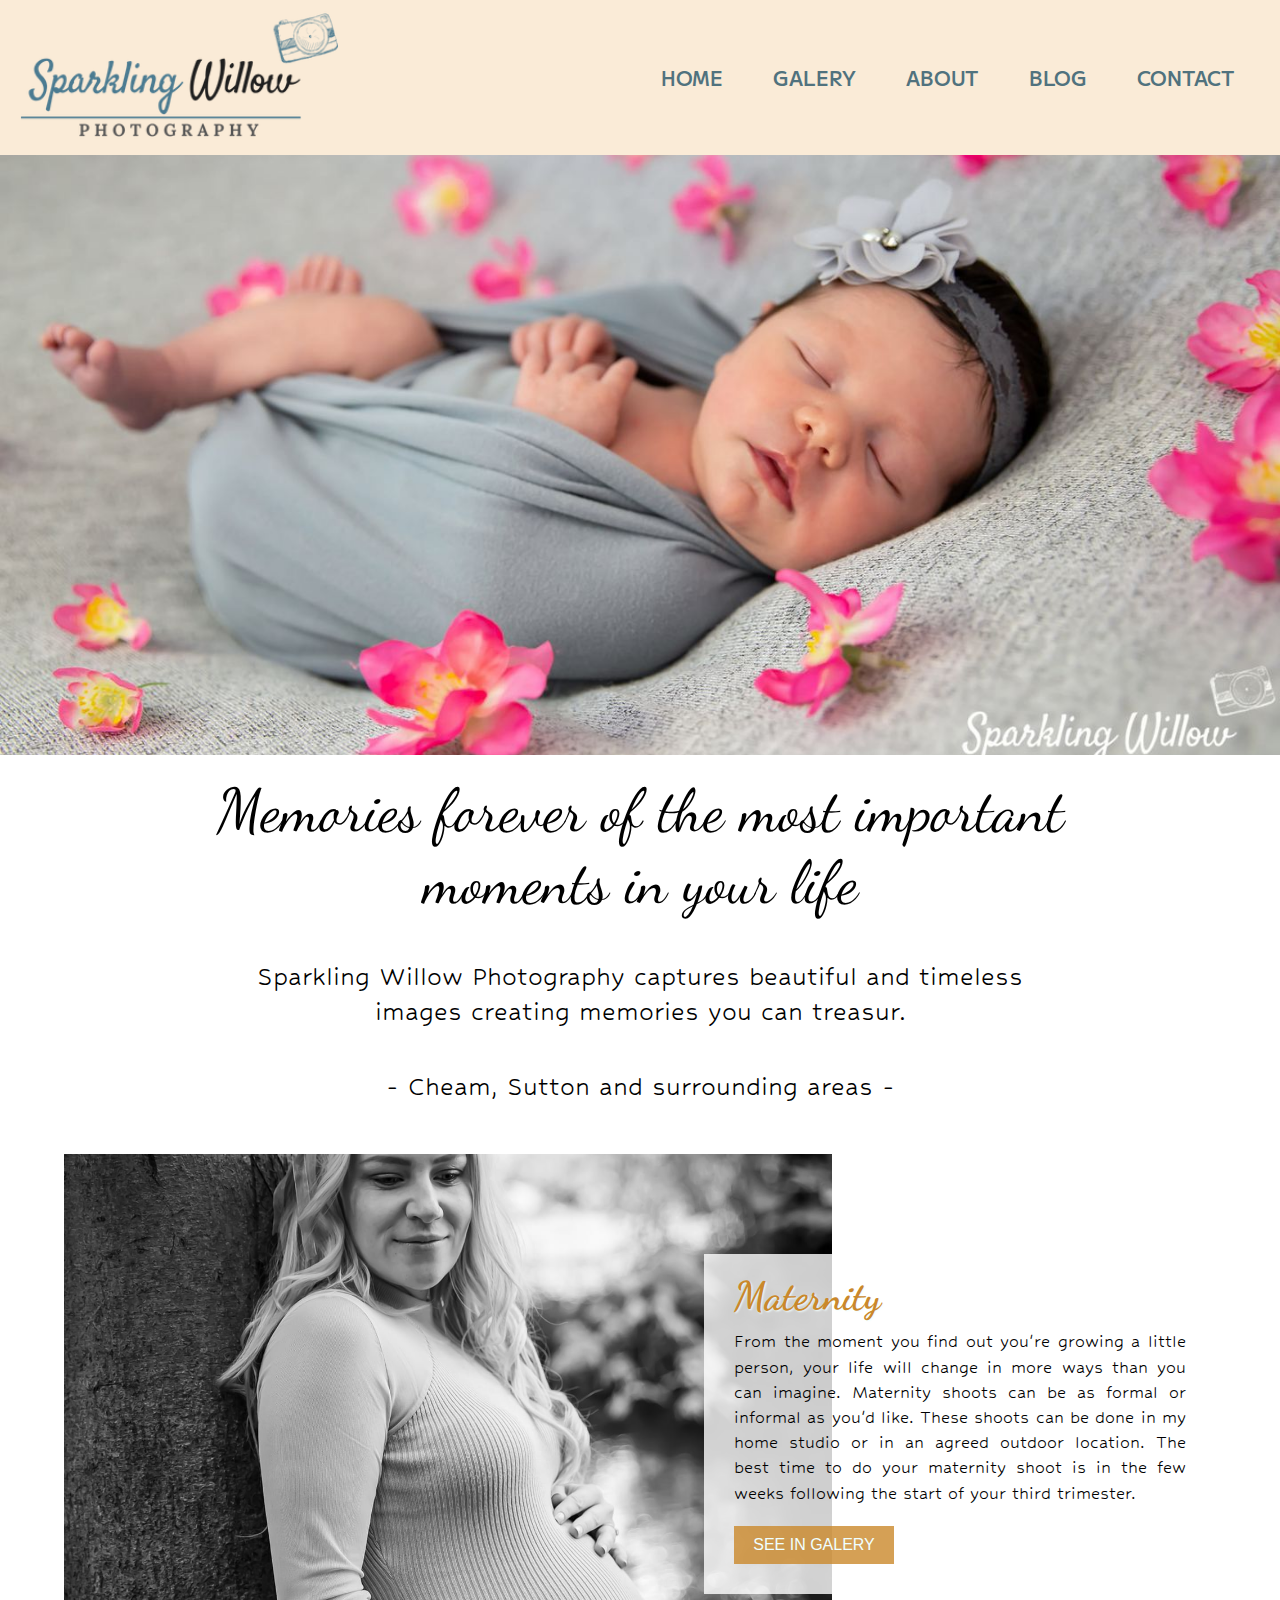
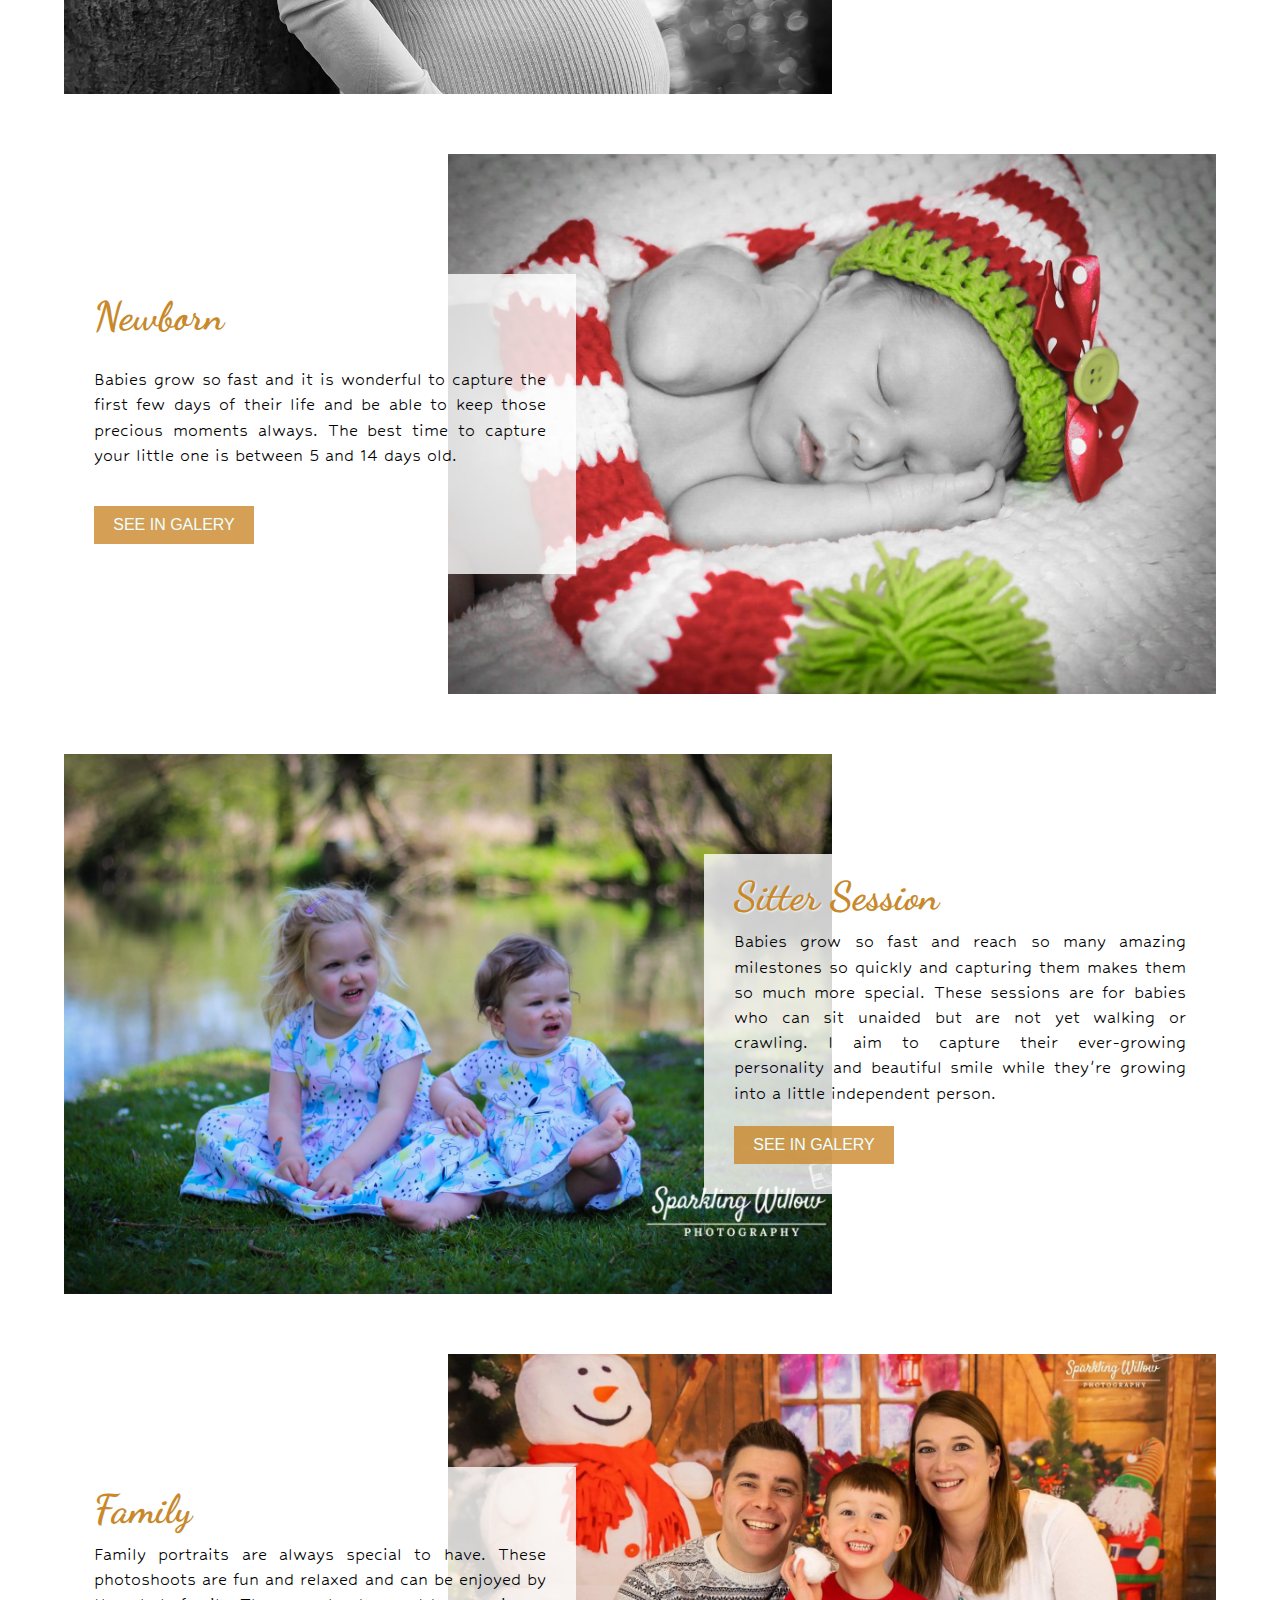
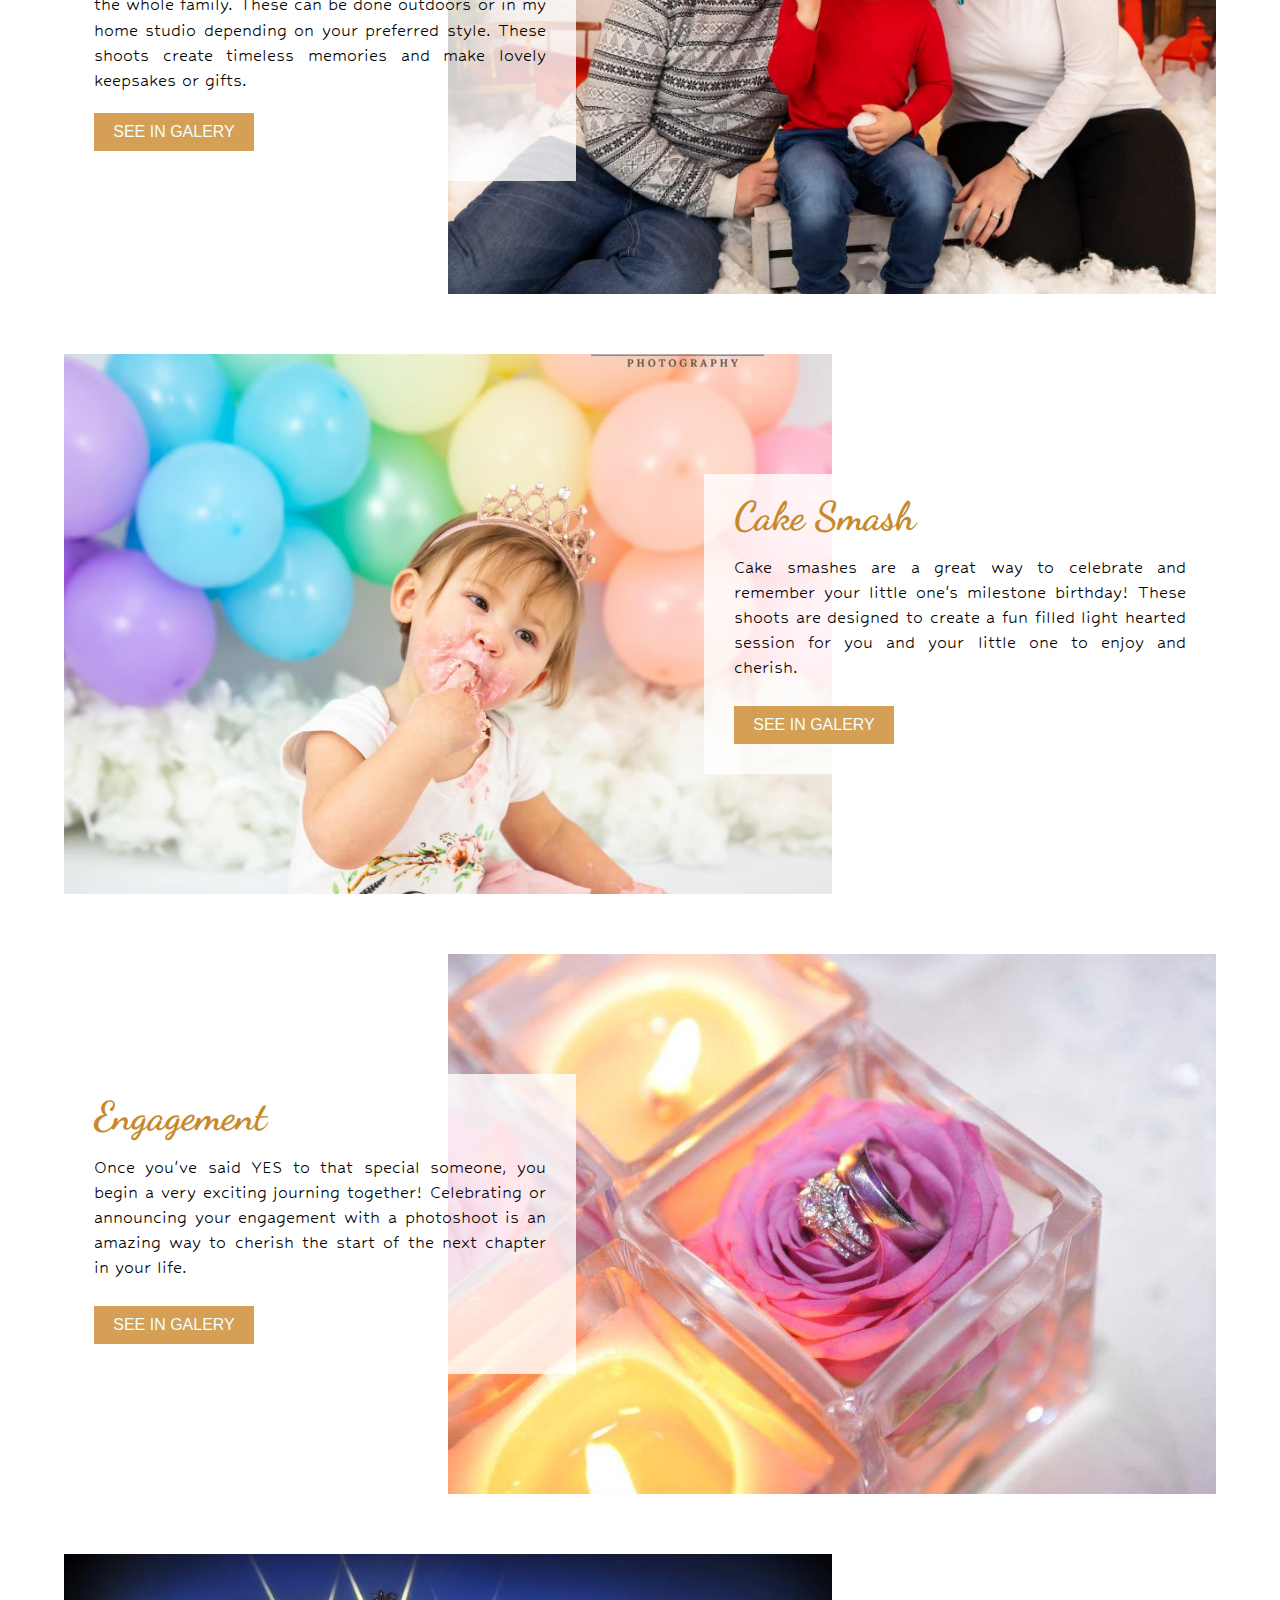
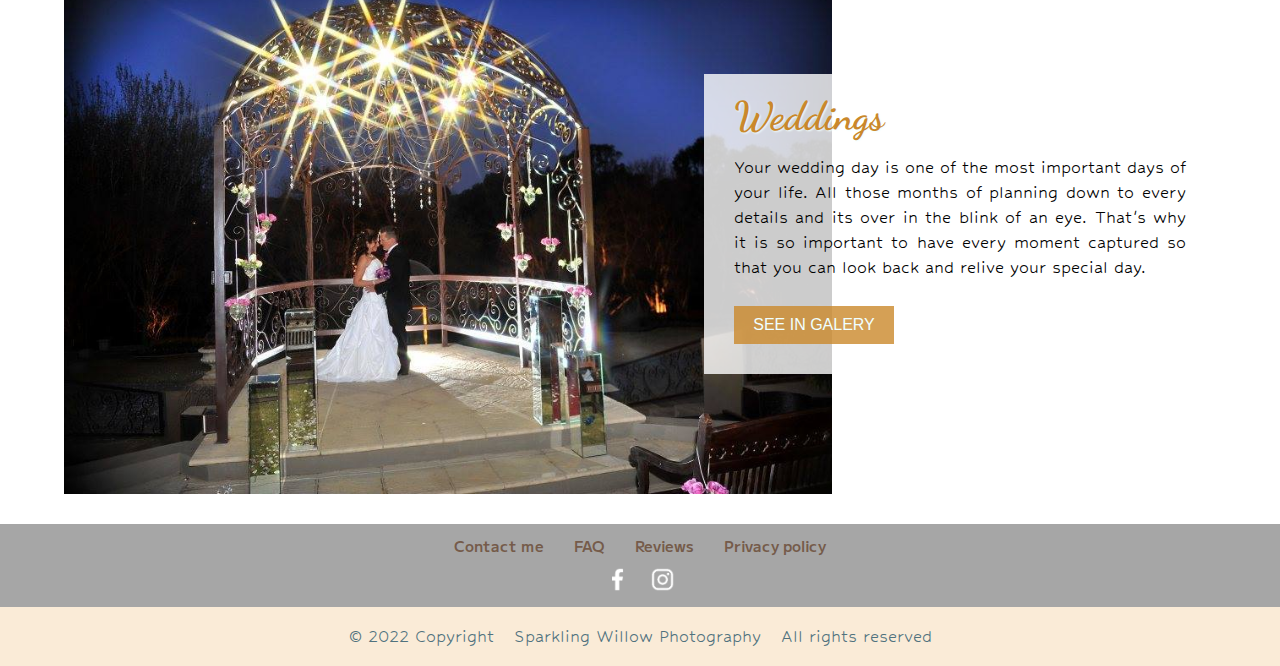
<file: index.html>
<!DOCTYPE html>
<html lang="en">

<head>
    <meta charset="UTF-8" />
    <meta http-equiv="X-UA-Compatible" content="IE=edge" />
    <meta name="viewport" content="width=device-width, initial-scale=1.0" />
    <link rel="icon" href="./img/icons/SW_fav.png" type="image/x-icon" />
    <title>Sparkling Willow Photography</title>
    <link rel="stylesheet" type="text/css" href="./css/basic.css" />
    <link rel="stylesheet" type="text/css" href="./css/fonts.css" />
    <link rel="stylesheet" type="text/css" href="./css/hamburger.css" />
    <link rel="stylesheet" type="text/css" href="./css/hamburger.css" />
    <link rel="stylesheet" type="text/css" href="./css/home.css" />
</head>

<body>
    <header>
        <a href="./index.html">
            <img class="logo" src="./img/logo.png" alt="Sparkling Willo Photography's logo" />
        </a>
        <nav class="navigation">
            <div class="hamburger">
                <div class="hamburger-line"></div>
                <div class="hamburger-line"></div>
                <div class="hamburger-line"></div>
            </div>
            <ul class="menu">
                <li>
                    <a href="./index.html">Home</a>
                </li>
                <li>
                    <a href="./galery.html">Galery</a>
                </li>
                <li>
                    <a href="./about.html">About</a>
                </li>
                <li>
                    <a href="./blog.html">Blog</a>
                </li>
                <li>
                    <a href="./contact.html">Contact</a>
                </li>
            </ul>
        </nav>
    </header>
    <main>
        <div class="main-photo-container">
            <h2 class="slogen">Sparkling Willow's Slogen</h2>
        </div>
        <div class="middle-container">
            <h2>Memories forever of the most important moments in your life</h2>
            <p>
                Sparkling Willow Photography captures beautiful and timeless images
                creating memories you can treasur.
            </p>
            <p>
                - Cheam, Sutton and surrounding areas -
            </p>
        </div>
        <div class="category-container">
            <div class="category-box">
                <div class="category-photo-box maternity"></div>
                <div class="description-box right">
                    <h3>
                        Maternity
                    </h3>
                    <p>
                        From the moment you find out you're growing a little person, your
                        life will change in more ways than you can imagine. Maternity
                        shoots can be as formal or informal as you'd like. These shoots
                        can be done in my home studio or in an agreed outdoor location.
                        The best time to do your maternity shoot is in the few weeks
                        following the start of your third trimester.
                    </p>
                    <button>See in galery</button>
                </div>
            </div>

            <div class="category-box">
                <div class="category-photo-box newborn"></div>
                <div class="description-box right">
                    <h3>
                        Newborn
                    </h3>
                    <p>
                        Babies grow so fast and it is wonderful to capture the first few
                        days of their life and be able to keep those precious moments
                        always. The best time to capture your little one is between 5 and
                        14 days old.
                    </p>
                    <button>See in galery</button>
                </div>
            </div>

            <div class="category-box">
                <div class="category-photo-box sitter"></div>
                <div class="description-box right">
                    <h3>
                        Sitter Session
                    </h3>
                    <p>
                        Babies grow so fast and reach so many amazing milestones so
                        quickly and capturing them makes them so much more special. These
                        sessions are for babies who can sit unaided but are not yet
                        walking or crawling. I aim to capture their ever-growing
                        personality and beautiful smile while they're growing into a
                        little independent person.
                    </p>
                    <button>See in galery</button>
                </div>
            </div>

            <div class="category-box">
                <div class="category-photo-box family"></div>
                <div class="description-box right">
                    <h3>
                        Family
                    </h3>
                    <p>
                        Family portraits are always special to have. These photoshoots are
                        fun and relaxed and can be enjoyed by the whole family. These can
                        be done outdoors or in my home studio depending on your preferred
                        style. These shoots create timeless memories and make lovely
                        keepsakes or gifts.
                    </p>
                    <button>See in galery</button>
                </div>
            </div>

            <div class="category-box">
                <div class="category-photo-box cakesmash"></div>
                <div class="description-box right">
                    <h3>
                        Cake Smash
                    </h3>
                    <p>
                        Cake smashes are a great way to celebrate and remember your little
                        one's milestone birthday! These shoots are designed to create a
                        fun filled light hearted session for you and your little one to
                        enjoy and cherish.
                    </p>
                    <button>See in galery</button>
                </div>
            </div>

            <div class="category-box">
                <div class="category-photo-box engagement"></div>
                <div class="description-box right">
                    <h3>
                        Engagement
                    </h3>
                    <p>
                        Once you've said YES to that special someone, you begin a very
                        exciting journing together! Celebrating or announcing your
                        engagement with a photoshoot is an amazing way to cherish the
                        start of the next chapter in your life.
                    </p>
                    <button>See in galery</button>
                </div>
            </div>

            <div class="category-box">
                <div class="category-photo-box weddings"></div>
                <div class="description-box right">
                    <h3>
                        Weddings
                    </h3>
                    <p>
                        Your wedding day is one of the most important days of your life.
                        All those months of planning down to every details and its over in
                        the blink of an eye. That's why it is so important to have every
                        moment captured so that you can look back and relive your special
                        day.
                    </p>
                    <button>See in galery</button>
                </div>
            </div>
        </div>
    </main>
    <footer>
        <nav class="bottom-menu">
            <ul class="info-bar">
                <li>
                    <a href="./contact.html">Contact me</a>
                </li>
                <li>
                    <a href="./faq.html">FAQ</a>
                </li>
                <li>
                    <a href="./reviews.html">Reviews</a>
                </li>
                <li>
                    <a href="./privacy.html">Privacy policy</a>
                </li>
            </ul>
            <ul class="social">
                <li>
                    <a href="https://www.facebook.com/Sparklingwillowphotography" target="_blank">
                        <img class="social-icon" src="./img/icons/fb.png" alt="Facebook icon" />
                    </a>
                </li>
                <li>
                    <a href="https://www.instagram.com/sparklingwillowphotography" target="_blank">
                        <img class="social-icon" src="./img/icons/insta.png" alt="Instagram icon" />
                    </a>
                </li>
            </ul>
        </nav>
        <div class="copyright">
            <span>&copy; 2022 Copyright</span>
            <span>Sparkling Willow Photography</span>
            <span>All rights reserved</span>
        </div>
    </footer>
    <script src="./js/hamburger.js"></script>
</body>

</html>
</file>
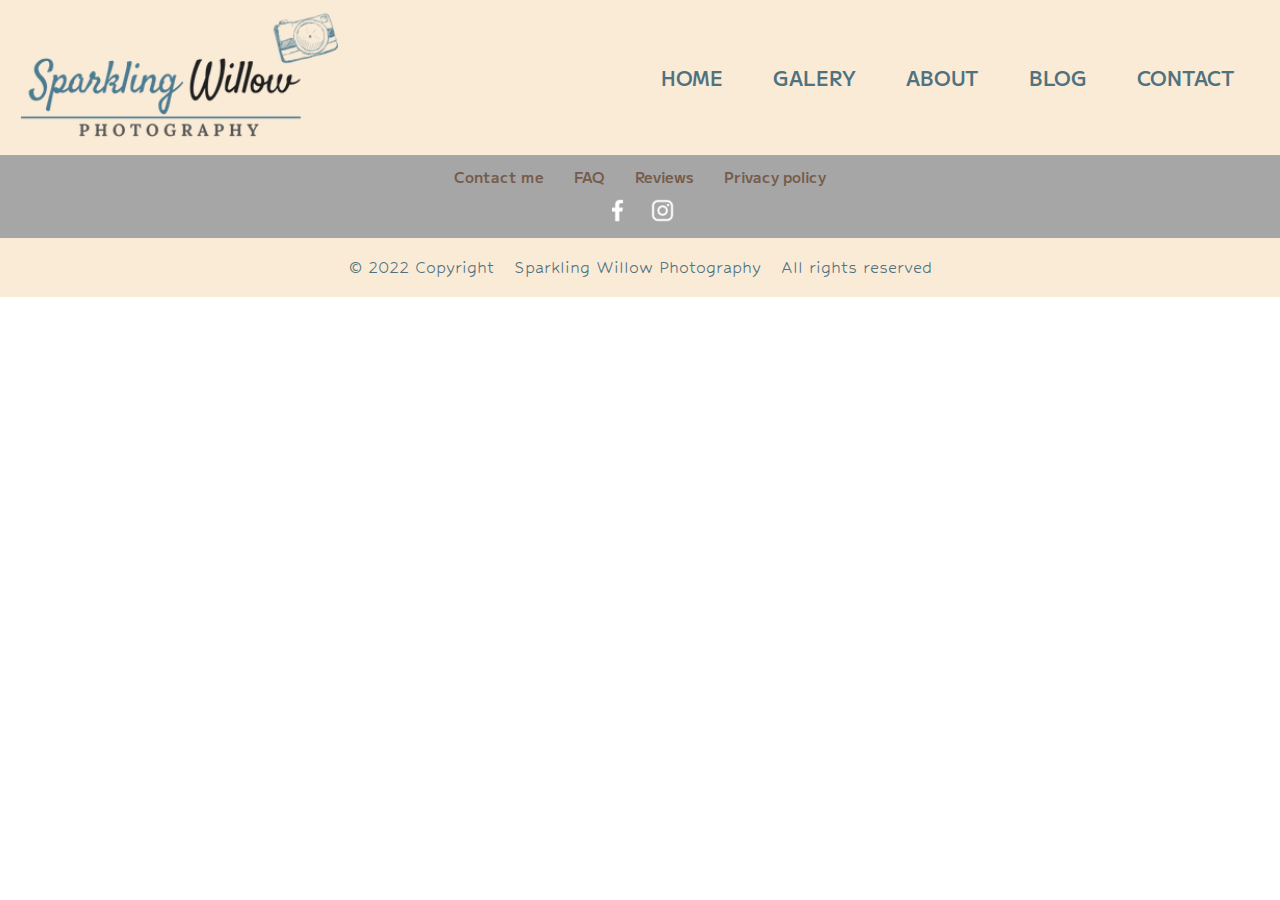
<file: about.html>
<!DOCTYPE html>
<html lang="en">

<head>
    <meta charset="UTF-8" />
    <meta http-equiv="X-UA-Compatible" content="IE=edge" />
    <meta name="viewport" content="width=device-width, initial-scale=1.0" />
    <link rel="icon" href="./img/icons/SW_fav.png" type="image/x-icon" />
    <title>About | Sparkling Willow Photography</title>
    <link rel="stylesheet" type="text/css" href="./css/basic.css" />
    <link rel="stylesheet" type="text/css" href="./css/fonts.css" />
    <link rel="stylesheet" type="text/css" href="./css/hamburger.css" />
    <link rel="stylesheet" type="text/css" href="./css/hamburger.css" />
    <link rel="stylesheet" type="text/css" href="./css/home.css" />
</head>

<body>
    <header>
        <a href="./index.html">
            <img class="logo" src="./img/logo.png" alt="Sparkling Willo Photography's logo" />
        </a>
        <nav class="navigation">
            <div class="hamburger">
                <div class="hamburger-line"></div>
                <div class="hamburger-line"></div>
                <div class="hamburger-line"></div>
            </div>
            <ul class="menu">
                <li>
                    <a href="./index.html">Home</a>
                </li>
                <li>
                    <a href="./galery.html">Galery</a>
                </li>
                <li>
                    <a href="./about.html">About</a>
                </li>
                <li>
                    <a href="./blog.html">Blog</a>
                </li>
                <li>
                    <a href="./contact.html">Contact</a>
                </li>
            </ul>
        </nav>
    </header>
    <main>

    </main>
    <footer>
        <nav class="bottom-menu">
            <ul class="info-bar">
                <li>
                    <a href="./contact.html">Contact me</a>
                </li>
                <li>
                    <a href="./faq.html">FAQ</a>
                </li>
                <li>
                    <a href="./reviews.html">Reviews</a>
                </li>
                <li>
                    <a href="./privacy.html">Privacy policy</a>
                </li>
            </ul>
            <ul class="social">
                <li>
                    <a href="https://www.facebook.com/Sparklingwillowphotography" target="_blank">
                        <img class="social-icon" src="./img/icons/fb.png" alt="Facebook icon" />
                    </a>
                </li>
                <li>
                    <a href="https://www.instagram.com/sparklingwillowphotography" target="_blank">
                        <img class="social-icon" src="./img/icons/insta.png" alt="Instagram icon" />
                    </a>
                </li>
            </ul>
        </nav>
        <div class="copyright">
            <span>&copy; 2022 Copyright</span>
            <span>Sparkling Willow Photography</span>
            <span>All rights reserved</span>
        </div>
    </footer>
    <script src="./js/hamburger.js"></script>
</body>

</html>
</file>
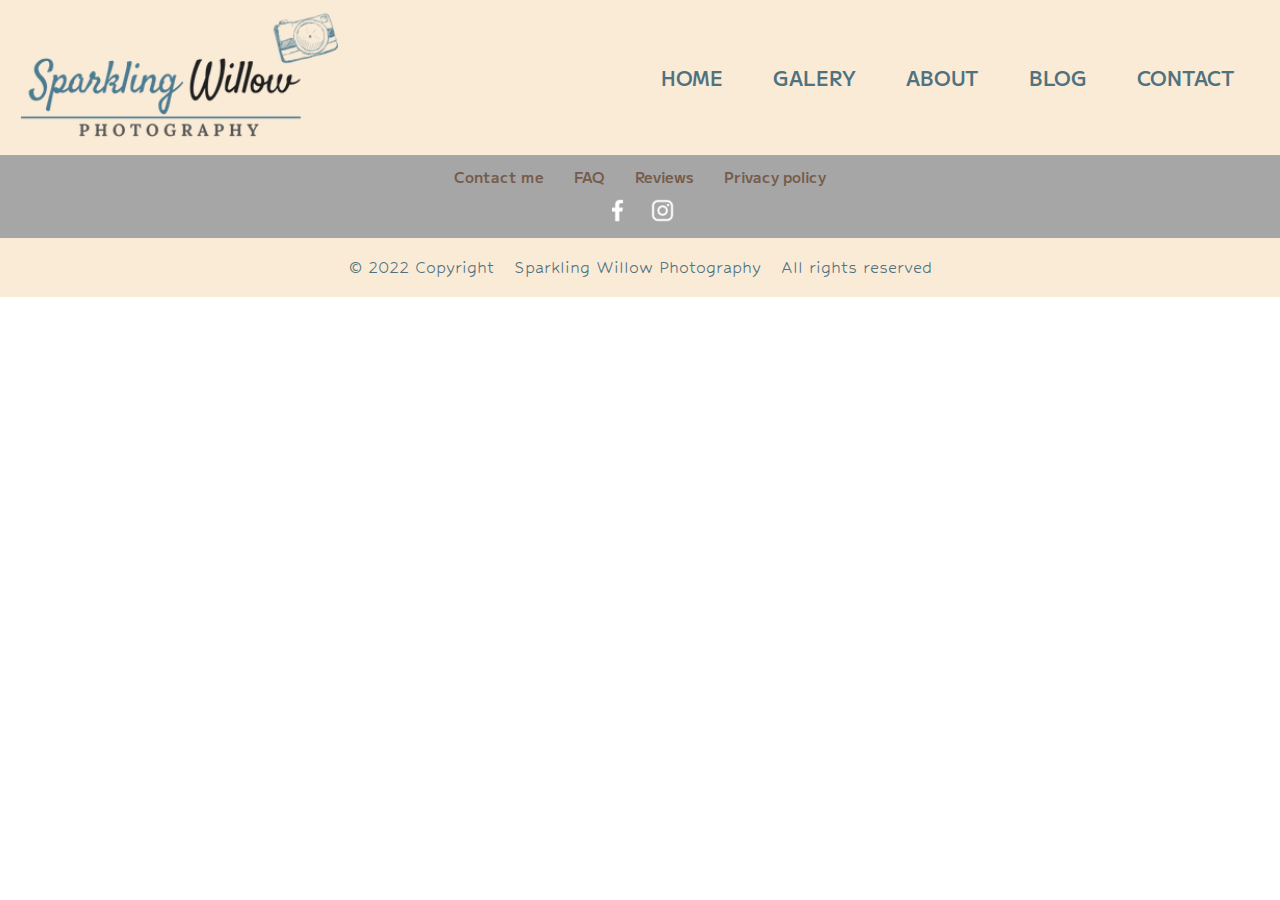
<file: blog.html>
<!DOCTYPE html>
<html lang="en">

<head>
    <meta charset="UTF-8" />
    <meta http-equiv="X-UA-Compatible" content="IE=edge" />
    <meta name="viewport" content="width=device-width, initial-scale=1.0" />
    <link rel="icon" href="./img/icons/SW_fav.png" type="image/x-icon" />
    <title>Blog | Sparkling Willow Photography</title>
    <link rel="stylesheet" type="text/css" href="./css/basic.css" />
    <link rel="stylesheet" type="text/css" href="./css/fonts.css" />
    <link rel="stylesheet" type="text/css" href="./css/hamburger.css" />
    <link rel="stylesheet" type="text/css" href="./css/hamburger.css" />
    <link rel="stylesheet" type="text/css" href="./css/home.css" />
</head>

<body>
    <header>
        <a href="./index.html">
            <img class="logo" src="./img/logo.png" alt="Sparkling Willo Photography's logo" />
        </a>
        <nav class="navigation">
            <div class="hamburger">
                <div class="hamburger-line"></div>
                <div class="hamburger-line"></div>
                <div class="hamburger-line"></div>
            </div>
            <ul class="menu">
                <li>
                    <a href="./index.html">Home</a>
                </li>
                <li>
                    <a href="./galery.html">Galery</a>
                </li>
                <li>
                    <a href="./about.html">About</a>
                </li>
                <li>
                    <a href="./blog.html">Blog</a>
                </li>
                <li>
                    <a href="./contact.html">Contact</a>
                </li>
            </ul>
        </nav>
    </header>
    <main>

    </main>
    <footer>
        <nav class="bottom-menu">
            <ul class="info-bar">
                <li>
                    <a href="./contact.html">Contact me</a>
                </li>
                <li>
                    <a href="./faq.html">FAQ</a>
                </li>
                <li>
                    <a href="./reviews.html">Reviews</a>
                </li>
                <li>
                    <a href="./privacy.html">Privacy policy</a>
                </li>
            </ul>
            <ul class="social">
                <li>
                    <a href="https://www.facebook.com/Sparklingwillowphotography" target="_blank">
                        <img class="social-icon" src="./img/icons/fb.png" alt="Facebook icon" />
                    </a>
                </li>
                <li>
                    <a href="https://www.instagram.com/sparklingwillowphotography" target="_blank">
                        <img class="social-icon" src="./img/icons/insta.png" alt="Instagram icon" />
                    </a>
                </li>
            </ul>
        </nav>
        <div class="copyright">
            <span>&copy; 2022 Copyright</span>
            <span>Sparkling Willow Photography</span>
            <span>All rights reserved</span>
        </div>
    </footer>
    <script src="./js/hamburger.js"></script>
</body>

</html>
</file>
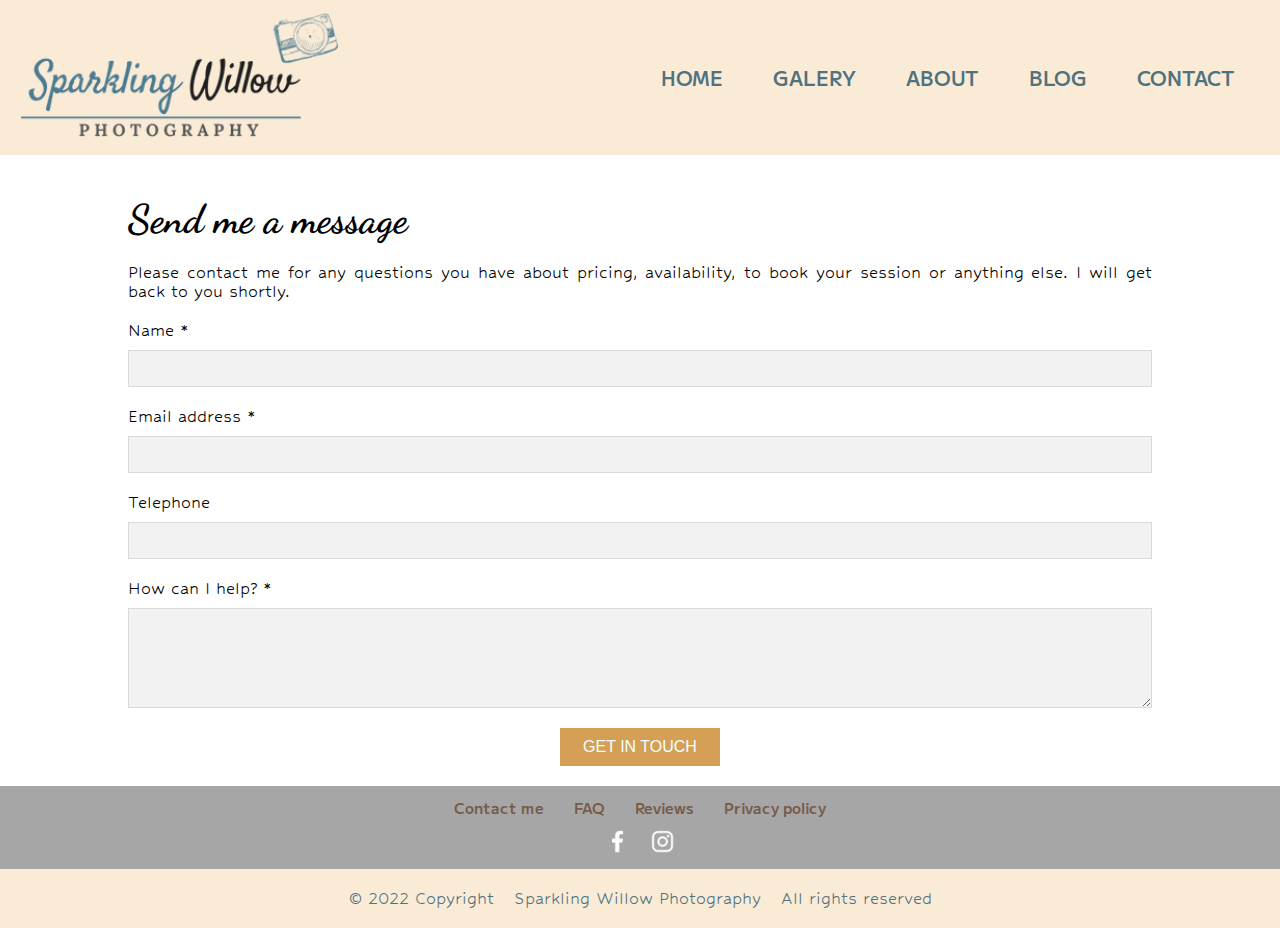
<file: contact.html>
<!DOCTYPE html>
<html lang="en">

<head>
    <meta charset="UTF-8" />
    <meta http-equiv="X-UA-Compatible" content="IE=edge" />
    <meta name="viewport" content="width=device-width, initial-scale=1.0" />
    <link rel="icon" href="./img/icons/SW_fav.png" type="image/x-icon" />
    <title>Sparkling Willow Photography</title>
    <link rel="stylesheet" type="text/css" href="./css/basic.css" />
    <link rel="stylesheet" type="text/css" href="./css/fonts.css" />
    <link rel="stylesheet" type="text/css" href="./css/hamburger.css" />
    <link rel="stylesheet" type="text/css" href="./css/hamburger.css" />
    <link rel="stylesheet" type="text/css" href="./css/home.css" />
    <link rel="stylesheet" type="text/css" href="./css/contact.css" />
</head>

<body>
    <header>
        <a href="./index.html">
            <img class="logo" src="./img/logo.png" alt="Sparkling Willo Photography's logo" />
        </a>
        <nav class="navigation">
            <div class="hamburger">
                <div class="hamburger-line"></div>
                <div class="hamburger-line"></div>
                <div class="hamburger-line"></div>
            </div>
            <ul class="menu">
                <li>
                    <a href="./index.html">Home</a>
                </li>
                <li>
                    <a href="#">Galery</a>
                </li>
                <li>
                    <a href="#">About</a>
                </li>
                <li>
                    <a href="#">Blog</a>
                </li>
                <li>
                    <a href="./contact.html">Contact</a>
                </li>
            </ul>
        </nav>
    </header>
    <main>
        <div class="email-container">
            <div class="title-container">
                <h1>Send me a message</h1>
                <p>
                    Please contact me for any questions you have about pricing, availability, to book your session or
                    anything else. I will get back to you shortly.
                </p>
            </div>
            <form action="https://formspree.io/f/xqknbrko" method="POST">
                <span class="required required-name">
                    Name is required
                </span>
                <label for="name">
                    <span>
                        Name *
                    </span>
                </label>
                <input class="input" type="text" placeholder="" id="name" name="name" required>

                <span class="required required-email">
                    Email address is required
                </span>
                <span class="isValidEmail">
                    This email doesn't seem to be valid. It should follow the format 'user@domain.com'
                </span>
                <label for="email">
                    <span>
                        Email address *
                    </span>
                </label>
                <input class="input" type="email" placeholder="" id="email" name="email" required>

                <label for="tel">
                    Telephone
                </label>
                <input class="input" type="tel" placeholder="" id="tel" name="tel">

                <span class="required required-message">
                    Please type a message
                </span>
                <label for="message">
                    <span>
                        How can I help? *
                    </span>
                </label>
                <textarea class="message" placeholder="" id="message" name="message" required></textarea>

                <button class="btn_submit" type="submit" name="submit">Get in touch</button>
            </form>
        </div>

    </main>
    <footer>
        <nav class="bottom-menu">
            <ul class="info-bar">
                <li>
                    <a href="./contact.html">Contact me</a>
                </li>
                <li>
                    <a href="#">FAQ</a>
                </li>
                <li>
                    <a href="#">Reviews</a>
                </li>
                <li>
                    <a href="#">Privacy policy</a>
                </li>
            </ul>
            <ul class="social">
                <li>
                    <a href="https://www.facebook.com/Sparklingwillowphotography" target="_blank">
                        <img class="social-icon" src="./img/icons/fb.png" alt="Facebook icon" />
                    </a>
                </li>
                <li>
                    <a href="https://www.instagram.com/sparklingwillowphotography" target="_blank">
                        <img class="social-icon" src="./img/icons/insta.png" alt="Instagram icon" />
                    </a>
                </li>
            </ul>
        </nav>
        <div class="copyright">
            <span>&copy; 2022 Copyright</span>
            <span>Sparkling Willow Photography</span>
            <span>All rights reserved</span>
        </div>
    </footer>
    <script src="./js/hamburger.js"></script>
    <script src="./js/formValidation.js"></script>
</body>

</html>
</file>
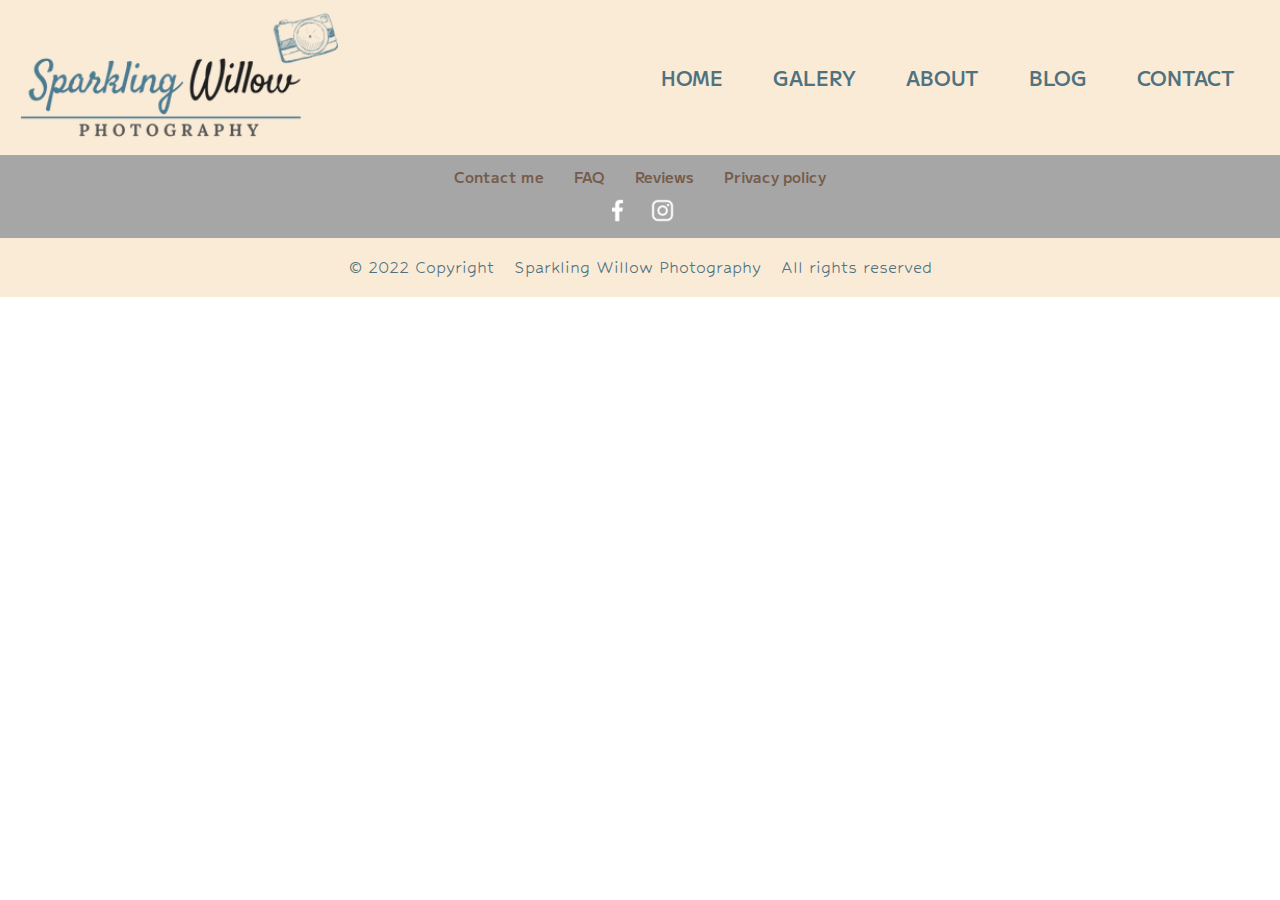
<file: faq.html>
<!DOCTYPE html>
<html lang="en">

<head>
    <meta charset="UTF-8" />
    <meta http-equiv="X-UA-Compatible" content="IE=edge" />
    <meta name="viewport" content="width=device-width, initial-scale=1.0" />
    <link rel="icon" href="./img/icons/SW_fav.png" type="image/x-icon" />
    <title>FAQ | Sparkling Willow Photography</title>
    <link rel="stylesheet" type="text/css" href="./css/basic.css" />
    <link rel="stylesheet" type="text/css" href="./css/fonts.css" />
    <link rel="stylesheet" type="text/css" href="./css/hamburger.css" />
    <link rel="stylesheet" type="text/css" href="./css/hamburger.css" />
    <link rel="stylesheet" type="text/css" href="./css/home.css" />
</head>

<body>
    <header>
        <a href="./index.html">
            <img class="logo" src="./img/logo.png" alt="Sparkling Willo Photography's logo" />
        </a>
        <nav class="navigation">
            <div class="hamburger">
                <div class="hamburger-line"></div>
                <div class="hamburger-line"></div>
                <div class="hamburger-line"></div>
            </div>
            <ul class="menu">
                <li>
                    <a href="./index.html">Home</a>
                </li>
                <li>
                    <a href="./galery.html">Galery</a>
                </li>
                <li>
                    <a href="./about.html">About</a>
                </li>
                <li>
                    <a href="./blog.html">Blog</a>
                </li>
                <li>
                    <a href="./contact.html">Contact</a>
                </li>
            </ul>
        </nav>
    </header>
    <main>

    </main>
    <footer>
        <nav class="bottom-menu">
            <ul class="info-bar">
                <li>
                    <a href="./contact.html">Contact me</a>
                </li>
                <li>
                    <a href="./faq.html">FAQ</a>
                </li>
                <li>
                    <a href="./reviews.html">Reviews</a>
                </li>
                <li>
                    <a href="./privacy.html">Privacy policy</a>
                </li>
            </ul>
            <ul class="social">
                <li>
                    <a href="https://www.facebook.com/Sparklingwillowphotography" target="_blank">
                        <img class="social-icon" src="./img/icons/fb.png" alt="Facebook icon" />
                    </a>
                </li>
                <li>
                    <a href="https://www.instagram.com/sparklingwillowphotography" target="_blank">
                        <img class="social-icon" src="./img/icons/insta.png" alt="Instagram icon" />
                    </a>
                </li>
            </ul>
        </nav>
        <div class="copyright">
            <span>&copy; 2022 Copyright</span>
            <span>Sparkling Willow Photography</span>
            <span>All rights reserved</span>
        </div>
    </footer>
    <script src="./js/hamburger.js"></script>
</body>

</html>
</file>
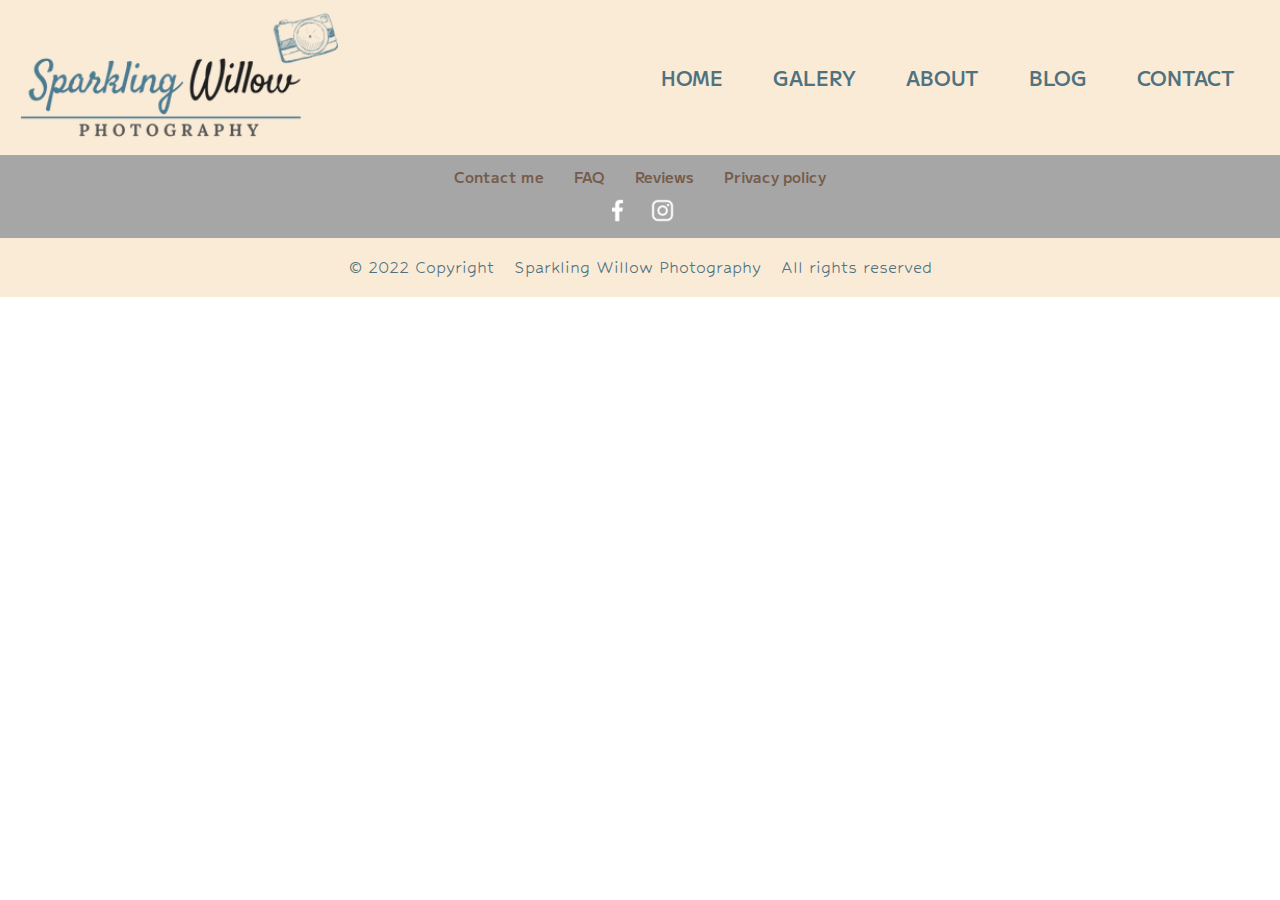
<file: galery.html>
<!DOCTYPE html>
<html lang="en">

<head>
    <meta charset="UTF-8" />
    <meta http-equiv="X-UA-Compatible" content="IE=edge" />
    <meta name="viewport" content="width=device-width, initial-scale=1.0" />
    <link rel="icon" href="./img/icons/SW_fav.png" type="image/x-icon" />
    <title>Galery | Sparkling Willow Photography</title>
    <link rel="stylesheet" type="text/css" href="./css/basic.css" />
    <link rel="stylesheet" type="text/css" href="./css/fonts.css" />
    <link rel="stylesheet" type="text/css" href="./css/hamburger.css" />
    <link rel="stylesheet" type="text/css" href="./css/hamburger.css" />
    <link rel="stylesheet" type="text/css" href="./css/home.css" />
</head>

<body>
    <header>
        <a href="./index.html">
            <img class="logo" src="./img/logo.png" alt="Sparkling Willo Photography's logo" />
        </a>
        <nav class="navigation">
            <div class="hamburger">
                <div class="hamburger-line"></div>
                <div class="hamburger-line"></div>
                <div class="hamburger-line"></div>
            </div>
            <ul class="menu">
                <li>
                    <a href="./index.html">Home</a>
                </li>
                <li>
                    <a href="./galery.html">Galery</a>
                </li>
                <li>
                    <a href="./about.html">About</a>
                </li>
                <li>
                    <a href="./blog.html">Blog</a>
                </li>
                <li>
                    <a href="./contact.html">Contact</a>
                </li>
            </ul>
        </nav>
    </header>
    <main>

    </main>
    <footer>
        <nav class="bottom-menu">
            <ul class="info-bar">
                <li>
                    <a href="./contact.html">Contact me</a>
                </li>
                <li>
                    <a href="./faq.html">FAQ</a>
                </li>
                <li>
                    <a href="./reviews.html">Reviews</a>
                </li>
                <li>
                    <a href="./privacy.html">Privacy policy</a>
                </li>
            </ul>
            <ul class="social">
                <li>
                    <a href="https://www.facebook.com/Sparklingwillowphotography" target="_blank">
                        <img class="social-icon" src="./img/icons/fb.png" alt="Facebook icon" />
                    </a>
                </li>
                <li>
                    <a href="https://www.instagram.com/sparklingwillowphotography" target="_blank">
                        <img class="social-icon" src="./img/icons/insta.png" alt="Instagram icon" />
                    </a>
                </li>
            </ul>
        </nav>
        <div class="copyright">
            <span>&copy; 2022 Copyright</span>
            <span>Sparkling Willow Photography</span>
            <span>All rights reserved</span>
        </div>
    </footer>
    <script src="./js/hamburger.js"></script>
</body>

</html>
</file>
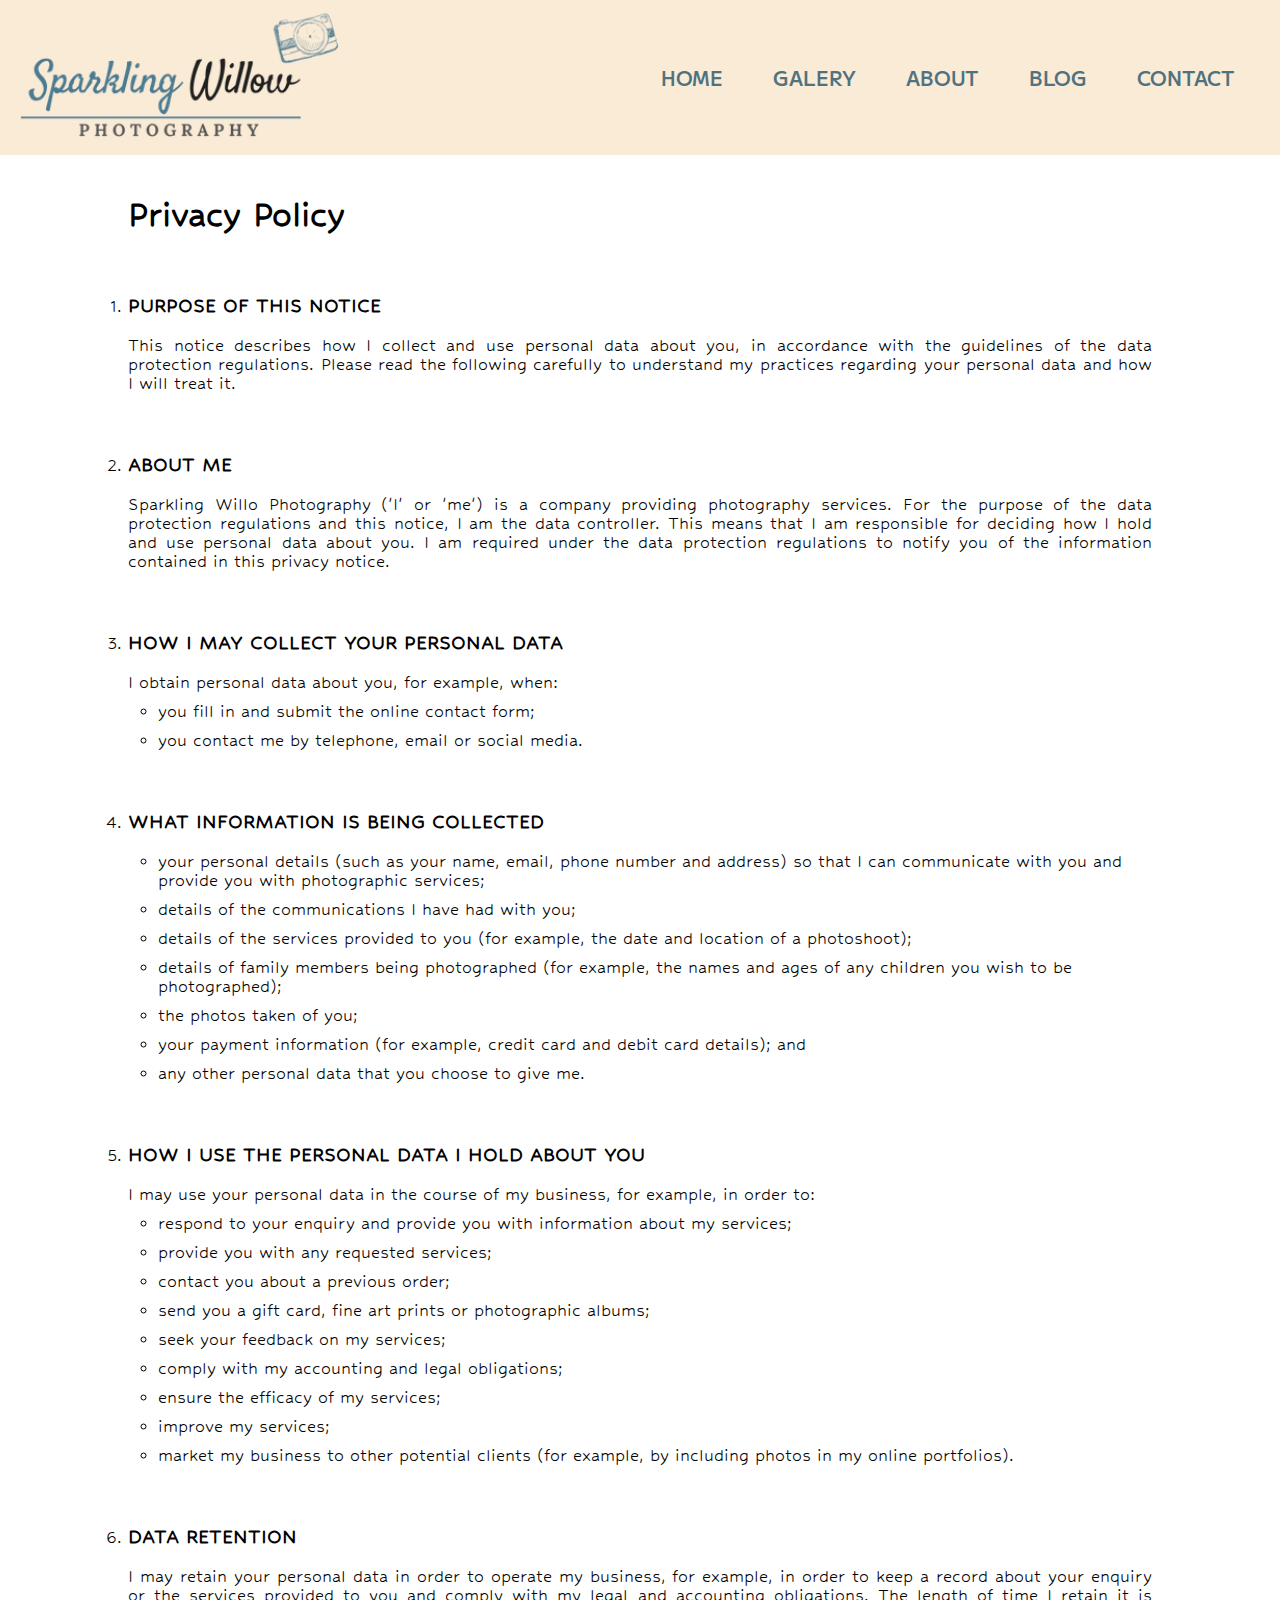
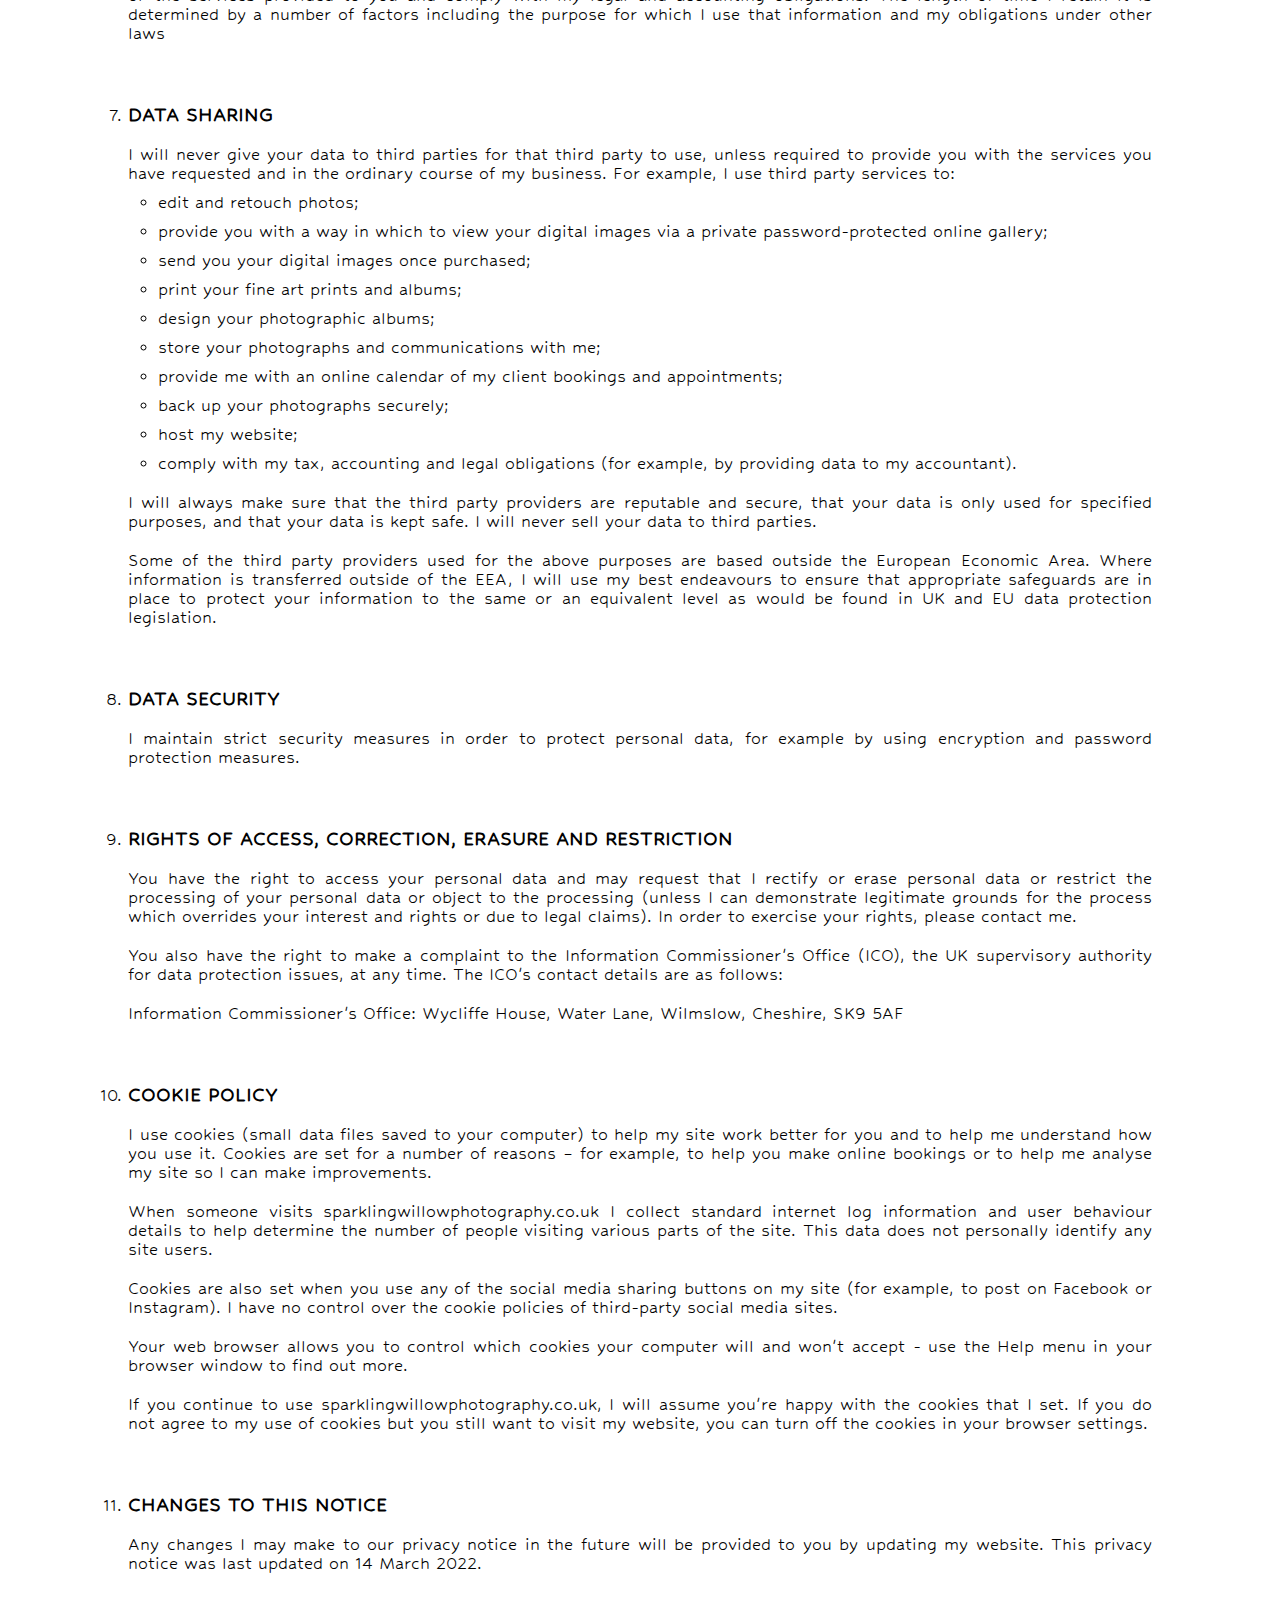
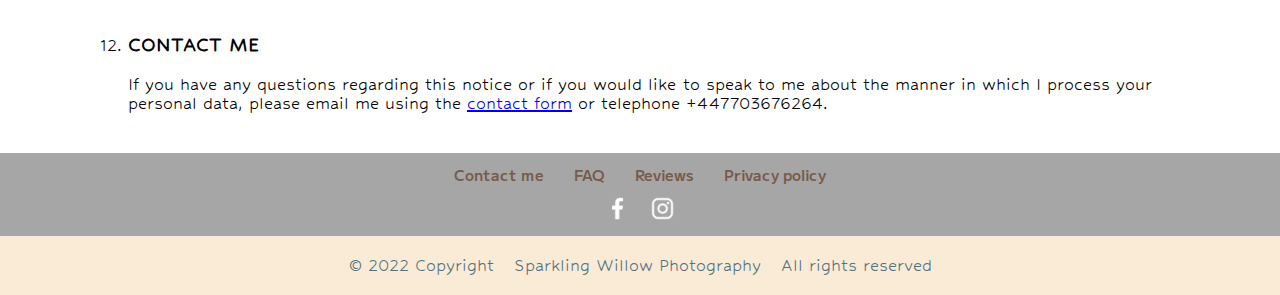
<file: privacy.html>
<!DOCTYPE html>
<html lang="en">

<head>
    <meta charset="UTF-8" />
    <meta http-equiv="X-UA-Compatible" content="IE=edge" />
    <meta name="viewport" content="width=device-width, initial-scale=1.0" />
    <link rel="icon" href="./img/icons/SW_fav.png" type="image/x-icon" />
    <title>Privacy Policy | Sparkling Willow Photography</title>
    <link rel="stylesheet" type="text/css" href="./css/basic.css" />
    <link rel="stylesheet" type="text/css" href="./css/fonts.css" />
    <link rel="stylesheet" type="text/css" href="./css/hamburger.css" />
    <link rel="stylesheet" type="text/css" href="./css/hamburger.css" />
    <link rel="stylesheet" type="text/css" href="./css/privacy.css" />
</head>

<body>
    <header>
        <a href="./index.html">
            <img class="logo" src="./img/logo.png" alt="Sparkling Willo Photography's logo" />
        </a>
        <nav class="navigation">
            <div class="hamburger">
                <div class="hamburger-line"></div>
                <div class="hamburger-line"></div>
                <div class="hamburger-line"></div>
            </div>
            <ul class="menu">
                <li>
                    <a href="./index.html">Home</a>
                </li>
                <li>
                    <a href="./galery.html">Galery</a>
                </li>
                <li>
                    <a href="./about.html">About</a>
                </li>
                <li>
                    <a href="./blog.html">Blog</a>
                </li>
                <li>
                    <a href="./contact.html">Contact</a>
                </li>
            </ul>
        </nav>
    </header>
    <main>
        <h1 class="privacy-title">Privacy Policy</h1>
        <div class="privacy-container">
            <ol>
                <li>
                    <h3>
                        PURPOSE OF THIS NOTICE
                    </h3>
                    <p>
                        This notice describes how I collect and use personal data about you, in accordance with the
                        guidelines of the data protection regulations. Please read the following carefully to understand
                        my practices regarding your personal data and how I will treat it.
                    </p>
                </li>
                <li>
                    <h3>
                        ABOUT ME
                    </h3>
                    <p>
                        Sparkling Willo Photography ('I' or 'me') is a company providing photography services.
                        For the purpose of the data protection regulations and this notice, I am the data controller.
                        This means that I am responsible for deciding how I hold and use personal data about you. I am
                        required under the data protection regulations to notify you of the information contained in
                        this privacy notice.
                    </p>
                </li>
                <li>
                    <h3>
                        HOW I MAY COLLECT YOUR PERSONAL DATA
                    </h3>
                    <p>
                        I obtain personal data about you, for example, when:
                    </p>
                    <ul class="sub-ul-list">
                        <li>
                            you fill in and submit the online contact form;
                        </li>
                        <li>
                            you contact me by telephone, email or social media.
                        </li>
                    </ul>
                </li>
                <li>
                    <h3>
                        WHAT INFORMATION IS BEING COLLECTED
                    </h3>
                    <ul class="sub-ul-list">
                        <li>
                            your personal details (such as your name, email, phone number and address) so that I can
                            communicate with you and provide you with photographic services;
                        </li>
                        <li>
                            details of the communications I have had with you;
                        </li>
                        <li>
                            details of the services provided to you (for example, the date and location of a
                            photoshoot);
                        </li>
                        <li>
                            details of family members being photographed (for example, the names and ages of any
                            children you wish to be photographed);
                        </li>
                        <li>
                            the photos taken of you;
                        </li>
                        <li>
                            your payment information (for example, credit card and debit card details); and
                        </li>
                        <li>
                            any other personal data that you choose to give me.
                        </li>
                    </ul>
                </li>
                <li>
                    <h3>
                        HOW I USE THE PERSONAL DATA I HOLD ABOUT YOU
                    </h3>
                    <p>
                        I may use your personal data in the course of my business, for example, in order to:
                    </p>
                    <ul class="sub-ul-list">
                        <li>
                            respond to your enquiry and provide you with information about my services;
                        </li>
                        <li>
                            provide you with any requested services;
                        </li>
                        <li>
                            contact you about a previous order;
                        </li>
                        <li>
                            send you a gift card, fine art prints or photographic albums;
                        </li>
                        <li>
                            seek your feedback on my services;
                        </li>
                        <li>
                            comply with my accounting and legal obligations;
                        </li>
                        <li>
                            ensure the efficacy of my services;
                        </li>
                        <li>
                            improve my services;
                        </li>
                        <li>
                            market my business to other potential clients (for example, by including photos in my online
                            portfolios).
                        </li>
                    </ul>
                </li>
                <li>
                    <h3>
                        DATA RETENTION
                    </h3>
                    <p>
                        I may retain your personal data in order to operate my business, for example, in order to keep a
                        record about your enquiry or the services provided to you and comply with my legal and
                        accounting obligations. The length of time I retain it is determined by a number of factors
                        including the
                        purpose for which I use that information and my obligations under other laws
                    </p>
                </li>
                <li>
                    <h3>
                        DATA SHARING
                    </h3>
                    <p>
                        I will never give your data to third parties for that third party to use, unless required to
                        provide you with the services you have requested and in the ordinary course of my business. For
                        example, I use third party services to:
                    </p>
                    <ul class="sub-ul-list">
                        <li>
                            edit and retouch photos;
                        </li>
                        <li>
                            provide you with a way in which to view your digital images via a private password-protected
                            online gallery;
                        </li>
                        <li>
                            send you your digital images once purchased;
                        </li>
                        <li>
                            print your fine art prints and albums;
                        </li>
                        <li>
                            design your photographic albums;
                        </li>
                        <li>
                            store your photographs and communications with me;
                        </li>
                        <li>
                            provide me with an online calendar of my client bookings and appointments;
                        </li>
                        <li>
                            back up your photographs securely;
                        </li>
                        <li>
                            host my website;
                        </li>
                        <li>
                            comply with my tax, accounting and legal obligations (for example, by providing data to my
                            accountant).
                        </li>
                    </ul>
                    <p>
                        I will always make sure that the third party providers are reputable and secure, that your data
                        is only used for specified purposes, and that your data is kept safe. I will never sell your
                        data to third parties.
                    </p>
                    <p>
                        Some of the third party providers used for the above purposes are based outside the European
                        Economic Area. Where information is transferred outside of the EEA, I will use my best
                        endeavours to ensure that appropriate safeguards are in place to protect your information to the
                        same or an equivalent level as would be found in UK and EU data protection legislation.
                    </p>
                </li>
                <li>
                    <h3>
                        DATA SECURITY
                    </h3>
                    <p>
                        I maintain strict security measures in order to protect personal data, for example by using
                        encryption and password protection measures.
                    </p>
                </li>
                <li>
                    <h3>
                        RIGHTS OF ACCESS, CORRECTION, ERASURE AND RESTRICTION
                    </h3>
                    <p>
                        You have the right to access your personal data and may request that I rectify or erase personal
                        data or restrict the processing of your personal data or object to the processing (unless I can
                        demonstrate legitimate grounds for the process which overrides your interest and rights or due
                        to legal claims). In order to exercise your rights, please contact me.
                    </p>
                    <p>
                        You also have the right to make a complaint to the Information Commissioner's Office (ICO), the
                        UK supervisory authority for data protection issues, at any time. The ICO's contact details are
                        as follows:

                    </p>
                    <p>
                        Information Commissioner's Office: Wycliffe House, Water Lane, Wilmslow, Cheshire, SK9 5AF
                    </p>
                </li>
                <li>
                    <h3>
                        COOKIE POLICY
                    </h3>
                    <p>
                        I use cookies (small data files saved to your computer) to help my site work better for you and
                        to help me understand how you use it. Cookies are set for a number of reasons – for example, to
                        help you make online bookings or to help me analyse my site so I can make improvements.
                    </p>
                    <p>
                        When someone visits sparklingwillowphotography.co.uk I collect standard internet log information
                        and user behaviour details to help determine the number of people visiting various parts of the
                        site. This data does not personally identify any site users.
                    </p>
                    <p>
                        Cookies are also set when you use any of the social media sharing buttons on my site (for
                        example, to post on Facebook or Instagram). I have no control over the cookie policies of
                        third-party social media sites.
                    </p>
                    <p>
                        Your web browser allows you to control which cookies your computer will and won't accept - use
                        the Help menu in your browser window to find out more.
                    </p>
                    <p>
                        If you continue to use sparklingwillowphotography.co.uk, I will assume you're happy with the
                        cookies that I set. If you do not agree to my use of cookies but you still want to visit my
                        website, you can turn off the cookies in your browser settings.
                    </p>
                </li>
                <li>
                    <h3>
                        CHANGES TO THIS NOTICE
                    </h3>
                    <p>
                        Any changes I may make to our privacy notice in the future will be provided to you by
                        updating my website. This privacy notice was last updated on 14 March 2022.
                    </p>
                </li>
                <li>
                    <h3>
                        CONTACT ME
                    </h3>
                    <p>
                        If you have any questions regarding this notice or if you would like to speak to me about the
                        manner in which I process your personal data, please email me using the
                        <a href="./contact.html">contact form</a> or telephone +447703676264.
                    </p>
                </li>
            </ol>
        </div>
    </main>
    <footer>
        <nav class="bottom-menu">
            <ul class="info-bar">
                <li>
                    <a href="./contact.html">Contact me</a>
                </li>
                <li>
                    <a href="./faq.html">FAQ</a>
                </li>
                <li>
                    <a href="./reviews.html">Reviews</a>
                </li>
                <li>
                    <a href="./privacy.html">Privacy policy</a>
                </li>
            </ul>
            <ul class="social">
                <li>
                    <a href="https://www.facebook.com/Sparklingwillowphotography" target="_blank">
                        <img class="social-icon" src="./img/icons/fb.png" alt="Facebook icon" />
                    </a>
                </li>
                <li>
                    <a href="https://www.instagram.com/sparklingwillowphotography" target="_blank">
                        <img class="social-icon" src="./img/icons/insta.png" alt="Instagram icon" />
                    </a>
                </li>
            </ul>
        </nav>
        <div class="copyright">
            <span>&copy; 2022 Copyright</span>
            <span>Sparkling Willow Photography</span>
            <span>All rights reserved</span>
        </div>
    </footer>
    <script src="./js/hamburger.js"></script>
</body>

</html>
</file>
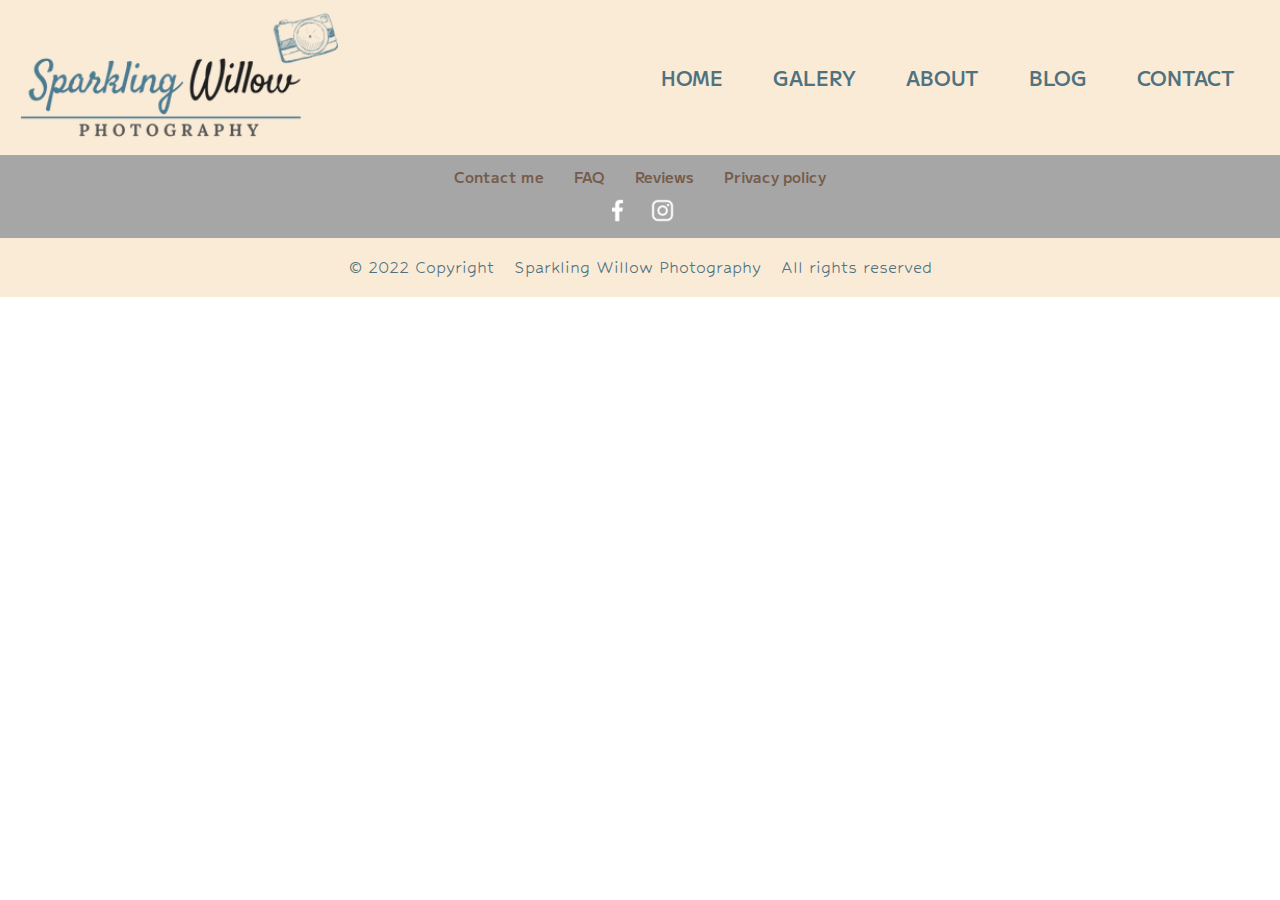
<file: reviews.html>
<!DOCTYPE html>
<html lang="en">

<head>
    <meta charset="UTF-8" />
    <meta http-equiv="X-UA-Compatible" content="IE=edge" />
    <meta name="viewport" content="width=device-width, initial-scale=1.0" />
    <link rel="icon" href="./img/icons/SW_fav.png" type="image/x-icon" />
    <title>Reviews | Sparkling Willow Photography</title>
    <link rel="stylesheet" type="text/css" href="./css/basic.css" />
    <link rel="stylesheet" type="text/css" href="./css/fonts.css" />
    <link rel="stylesheet" type="text/css" href="./css/hamburger.css" />
    <link rel="stylesheet" type="text/css" href="./css/hamburger.css" />
    <link rel="stylesheet" type="text/css" href="./css/home.css" />
</head>

<body>
    <header>
        <a href="./index.html">
            <img class="logo" src="./img/logo.png" alt="Sparkling Willo Photography's logo" />
        </a>
        <nav class="navigation">
            <div class="hamburger">
                <div class="hamburger-line"></div>
                <div class="hamburger-line"></div>
                <div class="hamburger-line"></div>
            </div>
            <ul class="menu">
                <li>
                    <a href="./index.html">Home</a>
                </li>
                <li>
                    <a href="./galery.html">Galery</a>
                </li>
                <li>
                    <a href="./about.html">About</a>
                </li>
                <li>
                    <a href="./blog.html">Blog</a>
                </li>
                <li>
                    <a href="./contact.html">Contact</a>
                </li>
            </ul>
        </nav>
    </header>
    <main>

    </main>
    <footer>
        <nav class="bottom-menu">
            <ul class="info-bar">
                <li>
                    <a href="./contact.html">Contact me</a>
                </li>
                <li>
                    <a href="./faq.html">FAQ</a>
                </li>
                <li>
                    <a href="./reviews.html">Reviews</a>
                </li>
                <li>
                    <a href="./privacy.html">Privacy policy</a>
                </li>
            </ul>
            <ul class="social">
                <li>
                    <a href="https://www.facebook.com/Sparklingwillowphotography" target="_blank">
                        <img class="social-icon" src="./img/icons/fb.png" alt="Facebook icon" />
                    </a>
                </li>
                <li>
                    <a href="https://www.instagram.com/sparklingwillowphotography" target="_blank">
                        <img class="social-icon" src="./img/icons/insta.png" alt="Instagram icon" />
                    </a>
                </li>
            </ul>
        </nav>
        <div class="copyright">
            <span>&copy; 2022 Copyright</span>
            <span>Sparkling Willow Photography</span>
            <span>All rights reserved</span>
        </div>
    </footer>
    <script src="./js/hamburger.js"></script>
</body>

</html>
</file>
<file: css/fonts.css>
@import url('https://fonts.googleapis.com/css2?family=M+PLUS+2:wght@300&display=swap');
@import url('https://fonts.googleapis.com/css2?family=Dancing+Script:wght@600&display=swap');
@import url('https://fonts.googleapis.com/css2?family=Shadows+Into+Light&display=swap');
@import url('https://fonts.googleapis.com/css2?family=Hubballi&display=swap');
</file>
<file: css/hamburger.css>
:root {
    --hamburger-height: 1.75rem;
    --hamburger-width: calc(var(--hamburger-height) * 1.4);
    --hamburger-line-height: calc(var(--hamburger-height) * 0.15);
    --hamburger-line-radius: calc(var(--hamburger-line-height) * 0.35);
  }

.hamburger {
    display: none;
    flex-direction: column;
    justify-content: space-between;
    height: var(--hamburger-height);
    width: var(--hamburger-width);
    cursor: pointer;
    user-select: none;
    box-sizing: content-box;
}

.hamburger-line {
    width: 100%;
    height: var(--hamburger-line-height);
    border-radius: var(--hamburger-line-radius);
    background-color: rgb(117, 91, 74);
    transition: all 300ms ease-in-out;
}

/*** hamburger after click ***/
.hamburger_after_click .hamburger-line:first-child {
    transform: translate(0rem, calc(var(--hamburger-height) * 0.42)) rotate(45deg);
    background-color: azure;
}
.hamburger_after_click .hamburger-line:nth-child(2) {
    transform: translateX(-50px);
    background-color: transparent;
}
.hamburger_after_click .hamburger-line:last-child {
    transform: translate(0rem, calc(-1 * var(--hamburger-height) * 0.42)) rotate(-45deg);
    background-color: azure;
}
/* hamburger after click */

@media only screen and (max-width: 1100px) {  /* !!! This break  point value is for the script !!!*/
    .hamburger {
        display: flex;
        z-index: 11;
    }
    .menu {
        flex-direction: column;
        align-items: center;
        position: absolute;
        top: 0;
        right: 0;
        padding-top: 8rem;
        z-index: 10;
        display: none;
    }
    .menu li {
        margin-top: 1rem;
    }
}

@media only screen and (max-width: 800px) {
    :root {
        --hamburger-height: 1.5rem
    }
}

.menu_after_click {
    display: flex;
    width: 100%;
    min-height: 100vh;
    background-color: darkred;
    opacity: 0.9;
}

.menu_after_click a {
    color: azure;
}
</file>
<file: css/home.css>
.main-photo-container {
    display: flex;
    justify-content: center;
    align-items: center;
    width: 100%;
    height: 30rem;
    background-image: url('../img/main.jpg');
    background-size: cover;
    background-position: center;
}

.slogen {
    display: none;
    font-size: 5rem;
    text-align: center;
    width: 50%;
    color: azure;
    text-shadow: 5px 5px 15px black;
    font-family: 'Dancing Script', cursive;
}

.middle-container {
    display: flex;
    flex-direction: column;
    align-items: center;
    text-align: center;
    width: 100%;
    margin: 0 auto;
}

.middle-container h2 {
    font-size: 3rem;
    text-align: center;
    padding: 1rem 0;
    width: 70%;
    font-family: 'Dancing Script', cursive;
    font-weight: 100;
}

.middle-container p {
    font-size: 1.5rem;
    text-align: center;
    padding: 1rem 0;
    width: 60%;
    line-height: 1.75rem;
    font-family: 'Hubballi', cursive;
    font-weight: 100;
}

.category-container {
    margin: 0 auto;
    display: flex;
    flex-direction: column;
    width: 100%;
}

.category-box {
    display: flex;
    justify-content: space-between;
    align-items: center;
    width: 100%;
    height: 30rem;
}

.category-photo-box {
    position: relative;
    left: 5%;
    min-width: 60%;
    height: 90%;
    z-index: 1;
    order: 1;
}

.description-box {
    position: relative;
    right: 5%;
    min-height: 50%;
    z-index: 2;
    display: flex;
    flex-direction: column;
    justify-content: space-between;
    padding: 1.5rem;
    line-height: 1.26rem;
    text-align: justify;
    background-color: rgba(255, 255, 255, 0.8);
    order: 2;
}

.category-box:nth-child(2n) .category-photo-box {
    left: -5%;
    order: 2;
}
.category-box:nth-child(2n) .description-box {
    left: 5%;
    order: 1;
}

.description-box h3 {
    color: rgb(202, 136, 43);
    font-size: 2rem;
    font-family: 'Dancing Script', cursive;
    text-shadow: 1px 1px 2px azure;
}

.description-box p {
    margin: 1rem 0;
    font-family: 'Hubballi', cursive;
}

/*.description-box button {*/
button {
    width: 8rem;
    padding: 0.5rem;
    font-size: 0.8rem;
    border: none;
    cursor: pointer;
    text-transform: uppercase;
    color: azure;
    background-color: rgba(202, 136, 43, 0.8);
}

/*.description-box button:hover {*/
button:hover {
    color: azure;
    background-color: rgb(80, 114, 126);
}

@media only screen and (max-width: 800px) {
    .logo {
        height: 5rem
    }
    .main-photo-container {
        height: 20rem;
    }

    .middle-container h2 {
        font-size: 2.25rem;
        width: 90%;
        padding: 0 0 0.25rem;
        line-height: 2.75rem;
        margin-top: 1rem;
    }

    .middle-container p {
        font-size: 1.25rem;
        line-height: 1.35rem;
        padding: 0.25rem 0;
        width: 90%;
    }

    .category-box {
        display: flex;
        flex-direction: column;
        justify-content: space-between;
        align-items: flex-start;
        width: 100%;
        height: 32rem;
    }

    .category-photo-box {
        position: relative;
        align-self: center;
        left: 0;
        top: 1rem;
        width: 90%;
        height: 20rem;
        z-index: 1;
        order: 1;
    }

    .description-box {
        position: relative;
        left: 10%;
        bottom: 2rem;
        width: 60%;
        min-height: auto;
        z-index: 2;
        display: flex;
        flex-direction: column;
        justify-content: space-between;
        padding: 1rem 1rem 0;
        line-height: 1.26rem;
        text-align: justify;
        background-color: rgba(255, 255, 255, 0.8);
        order: 2;
        margin-bottom: -1rem;
    }

    .category-box:nth-child(2n) .category-photo-box {
        left: 0;
        order: 1;
    }
    .category-box:nth-child(2n) .description-box {
        left: 30%;
        order: 2;
    }

    .description-box h3 {
        color: rgb(202, 136, 43);
        font-size: 2rem;
        font-family: 'Dancing Script', cursive;
        text-shadow: 1px 1px 2px azure;
    }

    .description-box p {
        margin: 1rem 0;
        font-family: 'Hubballi', cursive;
        font-size: 0.75rem;
    }

    .description-box button {
        width: 8rem;
        padding: 0.5rem;
        font-size: 0.8rem;
        border: none;
        cursor: pointer;
        text-transform: uppercase;
        color: azure;
        background-color: rgba(202, 136, 43, 0.8);
    }

    .description-box button:hover {
        color: azure;
        background-color: rgb(80, 114, 126);
    }
}

/*** photobox background images ***/
.maternity {
    background-image: url('../img/maternity.jpg');
    background-position: center;
    background-size: cover;
}
.newborn {
    background-image: url('../img/newborn.jpg');
    background-position: center;
    background-size: cover;
}
.sitter {
    background-image: url('../img/sitter.jpg');
    background-position: center;
    background-size: cover;
}
.family {
    background-image: url('../img/family.jpg');
    background-position: center;
    background-size: cover;
}
.cakesmash {
    background-image: url('../img/cakesmash.jpg');
    background-position: center;
    background-size: cover;
}
.engagement {
    background-image: url('../img/engagement.jpg');
    background-position: center;
    background-size: cover;
}
.weddings {
    background-image: url('../img/weddings.jpg');
    background-position: center;
    background-size: cover;
}
/* end photobox background images */
</file>
<file: css/contact.css>
.title-container {
    *margin: 2rem 0;
}

.title-container h1 {
    margin: 2rem 0 0;
    font-family: 'Dancing Script', cursive;
}

.title-container p {
    font-family: 'Hubballi', cursive;
    margin: 1rem 0;
    text-align: justify;
}

.email-container {
    margin: 0 auto;
    width: 80%;
}

form, label {
    display: flex;
    flex-direction: column;
}

form button {
    margin: 0 auto 1rem;
}

label {
    font-family: 'Hubballi', cursive;
    margin-bottom: 0.5rem;
    align-self: flex-start;
}

.required {
    background-color: rgb(204, 59, 59);
    padding: 0.35rem;
    margin-bottom: 0.25rem;
    font-family: 'Hubballi', cursive;
    display: flex;
    color: white;
    align-self: flex-start;
    display: none;
    border-radius: 0.1rem;
}
.isValidEmail {
    background-color: rgb(204, 59, 59);
    padding: 0.35rem;
    margin-bottom: 0.25rem;
    font-family: 'Hubballi', cursive;
    display: flex;
    color: white;
    align-self: flex-start;
    display: none;
    border-radius: 0.1rem;
}

.emailFormat {
    font-weight: 600;
}

label~input,
label~textarea {
    margin-bottom: 1rem;
    padding: 0.5rem;
    background-color: rgba(0, 0, 0, 0.05);
    border: 1px solid rgba(0, 0, 0, 0.1);
}

textarea {
    min-height: 5rem;
    padding: 0.5rem;
}
</file>
<file: css/privacy.css>
/*
body {
    background-color: darkslategrey;
    color: white;
}
*/

.privacy-container * {
    font-family: 'Hubballi', cursive;
}

.privacy-title {
    font-family: 'Hubballi', cursive;
    text-align: left;
    margin: 2rem auto;
    width: 80%;
}

.privacy-container {
    margin: 2rem auto;
    width: 80%;
}

.privacy-container h3 {
    margin: 3rem 0 1rem;
    width: 80%;
}

.privacy-container p {
    text-align: justify;
    margin-top: 1rem;
}

.sub-ul-list {
    margin-left: 1.5rem;
}

.sub-ul-list li {
    margin-top: 0.5rem;
}
</file>
<file: css/basic.css>
/*** rese ***/
* {
    margin: 0;
    padding: 0;
    box-sizing: border-box;
}
html {
    font-size: 20px;
}
body {
    min-width: 330px;
}
/* end reset */


/*** header ***/
header{
    display: flex;
    justify-content: space-between;
    align-items: center;
    padding: 0.5rem 1rem;
    background-color: antiquewhite;
}
/* end header */


/*** logo ***/
.logo {
    height: 6.5rem;
}
/*
.logo {
    height: 6.5rem;
    display: flex;
    display: none;
    flex-direction: column;
    align-items: center;
    width: 10rem;
    height: 2rem;
    user-select: none;
    position: relative;
    z-index: 0;
}   
.word-A {
    font-family: 'Dancing Script', cursive;
    font-size: 3rem;
    color: rgb(80, 114, 126);
}
.word-B {
    font-family: 'Dancing Script', cursive;
    font-size: 3rem;
}
hr {
    width: 95%;
    height: 3px;
    background-color: rgba(99, 18, 18, 0.5);
    margin-top: 3px;
    margin-bottom: -8px;
}
.word-C {
    font-family: Serif;
    text-transform: uppercase;
    font-size: 1.3rem;
    letter-spacing: 2px;
    color: rgb(117, 91, 74);
}
*/
/* end logo */


/*** navigation ***/
.navigation {
    display: flex;
    justify-content: flex-end;
    align-items: center;
}

.menu {
    display: flex;
    list-style: none;
}

.menu a {
    text-decoration: none;
    padding: 0.25rem 1.25rem;
    font-size: 1.rem;
    text-transform: uppercase;
    font-family: 'M PLUS 2', sans-serif;
    font-weight: 600;
    user-select: none;
    color: rgb(80, 114, 126);

}

.menu a:hover {
    transition: all 180ms ease-in-out;
    background-color: rgba(0, 0, 0, 0.1);
    color: rgba(0, 0, 0, 0.85);
}
/* end navigation */


/*** footer ***/
footer {
    display: flex;
    flex-direction: column;
    align-items: center;
}

.bottom-menu {
    display: flex;
    flex-direction: column;
    width: 100%;
    background-color: rgba(128, 128, 128, 0.7);
}
.info-bar {
    display: flex;
    flex-wrap: wrap;
    justify-content: center;
    list-style: none;
    margin: 0.5rem 0;
}

.info-bar li {
    text-align: center;
    padding: 0rem 0.75rem;
}

.info-bar a {
    text-decoration: none;
    font-size: 0.75rem;
    font-family: 'M PLUS 2', sans-serif;
    font-weight: 600;
    user-select: none;
    color: rgb(117, 91, 74);
}

.info-bar a:hover {
    transition: all 180ms ease-in-out;
    color: azure;
}

.social {
    display: flex;
    justify-content: center;
    list-style: none;
    margin-bottom: 0.5rem;
}

.social-icon {
    width: 1.25rem;
    cursor: pointer;
    margin: 0 0.5rem;
    user-select: none;
}

.social-icon:hover {
    box-shadow: 0 0 5px 2px white;
}

.copyright {
    padding: 1rem 0;
    display: flex;
    justify-content: center;
    align-items: center;
    width: 100%;
    background-color: antiquewhite;
}

.copyright span {
    padding: 0 0.5rem;
    color: rgb(80, 114, 126);
    font-family: 'Hubballi', cursive;
    text-align: center;
}
/* end footer */

@media only screen and (max-width: 500px) {
    .copyright span {
        *padding: 0 0.5rem;
    }
}
</file>
